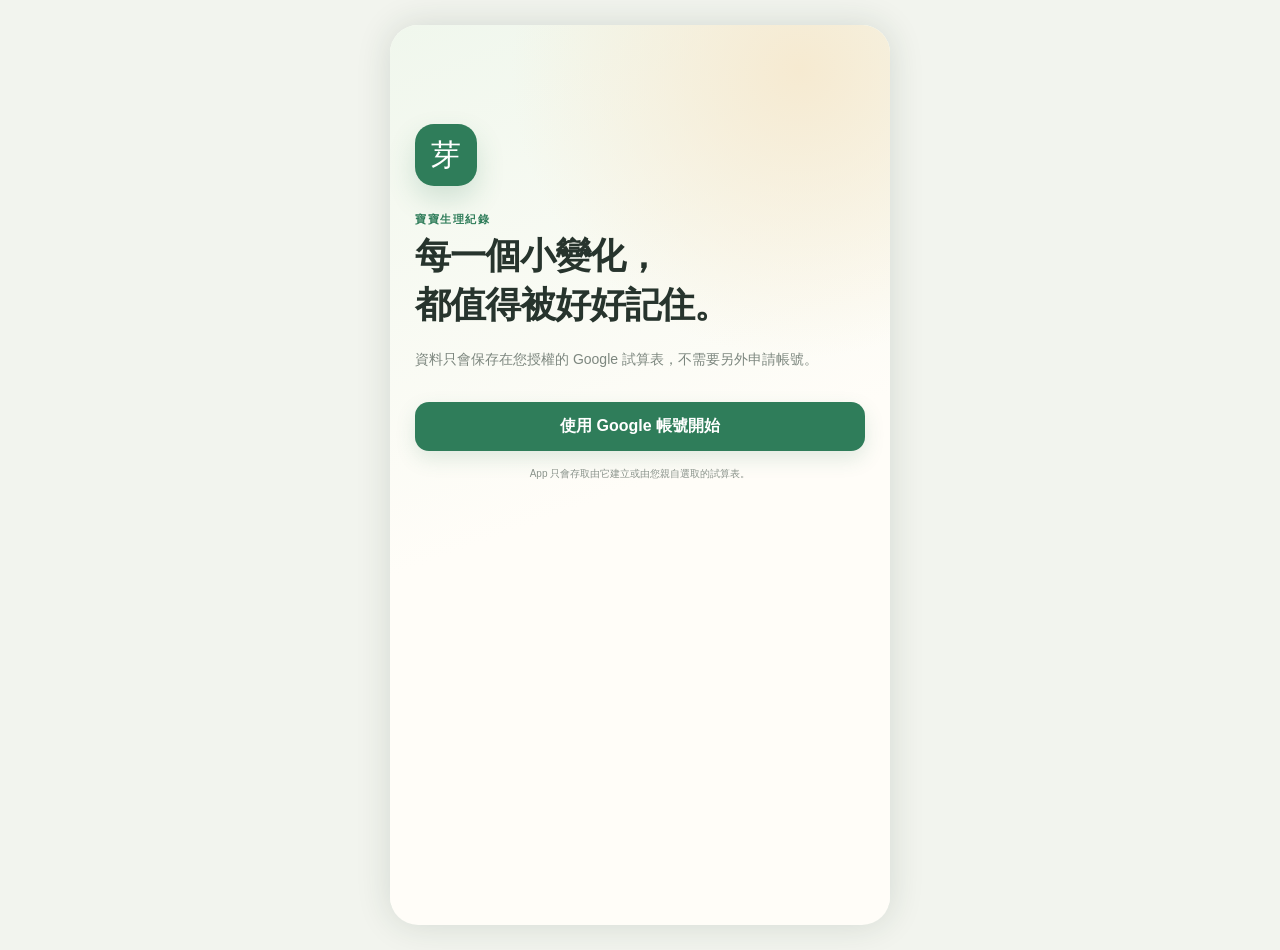
<file: index.html>
<!doctype html>
<html lang="zh-Hant">
<head>
  <meta charset="UTF-8">
  <meta name="viewport" content="width=device-width,initial-scale=1,viewport-fit=cover">
  <meta name="theme-color" content="#2f7d5a">
  <meta name="description" content="喝奶、排泄、睡眠與健康紀錄，資料保存在自己的 Google 試算表。">
  <meta name="apple-mobile-web-app-capable" content="yes">
  <meta name="apple-mobile-web-app-status-bar-style" content="default">
  <meta name="apple-mobile-web-app-title" content="寶寶紀錄">
  <title>寶寶生理紀錄</title>
  <link rel="manifest" href="./manifest.webmanifest">
  <link rel="apple-touch-icon" href="./app-icon-192.png">
  <link rel="stylesheet" href="./style.css">
  <link rel="stylesheet" href="./dashboard.css?v=5">
  <script src="https://accounts.google.com/gsi/client" async defer></script>
  <script src="https://apis.google.com/js/api.js" async defer></script>
  <script src="./app.js?v=5" defer></script>
  <script src="./dashboard-patch.js?v=5" defer></script>
</head>
<body>
  <main class="app-shell">
    <section id="welcome" class="welcome">
      <div class="brand">芽</div>
      <p class="eyebrow">寶寶生理紀錄</p>
      <h1>每一個小變化，<br>都值得被好好記住。</h1>
      <p class="lead">資料只會保存在您授權的 Google 試算表，不需要另外申請帳號。</p>
      <button id="googleLogin" class="primary">使用 Google 帳號開始</button>
      <p class="privacy-note">App 只會存取由它建立或由您親自選取的試算表。</p>
    </section>

    <section id="databaseSetup" class="setup" hidden>
      <button class="back-link" id="setupSignOut">← 更換 Google 帳號</button>
      <p class="eyebrow">第一次設定</p>
      <h1>要從哪裡開始？</h1>
      <p class="lead" id="accountLabel"></p>
      <button id="createChoice" class="choice-card"><span>＋</span><div><strong>建立新的寶寶資料庫</strong><small>自動在您的 Google Drive 建立試算表</small></div></button>
      <button id="joinChoice" class="choice-card"><span>♡</span><div><strong>加入家人的資料庫</strong><small>選擇家人已分享給您的試算表</small></div></button>
      <div id="existingSection" hidden><h2>或選擇之前使用的資料庫</h2><div id="databaseList"></div></div>
    </section>

    <section id="app" hidden>
      <header class="topbar"><div><p class="eyebrow">寶寶生理紀錄</p><h1 id="greeting">您好，寶寶</h1></div><button id="profileButton" class="avatar">寶</button></header>
      <div class="connection"><span id="connectionDot"></span><span id="connectionText">Google Sheets 已同步</span><button id="reconnect" hidden>重新連接</button></div>

      <section id="homeScreen" class="screen active">
        <section class="summary-card"><div class="summary-head"><strong id="todayLabel">—</strong><b id="recordCount">0 筆紀錄</b></div></section>
        <section id="sleepCard" class="sleep-card"><span class="sleep-icon">☾</span><div><small id="sleepStatus">目前醒著</small><strong id="sleepTimer">00:00:00</strong><p id="sleepHint">點一下開始計時</p></div><button id="sleepButton">開始睡覺</button></section>
        <div class="section-title"><div><small>今天</small><h2>今日摘要</h2></div></div>
        <section class="today-grid">
          <article class="milk-total-card"><span class="peach">◒</span><small>喝奶總量</small><strong id="milkTotal">0 cc</strong><em class="milk-breakdown">母奶 <b id="breastTotal">0 cc</b><i>・</i>配方奶 <b id="formulaTotal">0 cc</b></em></article>
          <article><span class="mint">↗</span><small>體重</small><strong id="weightValue">尚無紀錄</strong></article>
          <article><span class="sage">◎</span><small>今日最低建議奶量</small><strong id="milkTarget">尚無體重紀錄</strong></article>
          <article><span class="lavender">☾</span><small>總睡眠</small><strong id="todaySleepTotal">0 小時</strong></article>
          <article><span class="lavender">↔</span><small>最長連續</small><strong id="longestSleep">0 小時</strong></article>
          <article><span class="yellow">☀</span><small>白天 05–17</small><strong id="daySleep">0 小時</strong></article>
          <article><span class="blue">☽</span><small>晚上 17–07</small><strong id="nightSleep">0 小時</strong></article>
          <article><span class="blue">◜</span><small>小便</small><strong id="peeCount">0 次</strong><em id="peeGoal">目標 6 包量多</em></article>
          <article><span class="gold">♨</span><small>大便</small><strong id="poopCount">0 次</strong></article>
        </section>
        <div class="section-title recent"><div><small>今日動態</small><h2>最近紀錄</h2></div><button id="showAll" class="text-button">查看全部</button></div>
        <div id="recentRecords" class="records"></div>
      </section>

      <section id="historyScreen" class="screen"><div class="page-heading"><p class="eyebrow">完整紀錄</p><h2>寶寶的每日足跡</h2><small>依照時間排列，回診時也能快速查看。</small></div><div id="filters" class="filters"></div><div id="historyRecords"></div></section>

      <section id="statsScreen" class="screen">
        <div class="page-heading"><p class="eyebrow">統計數據</p><h2>看見每天的變化</h2><small>數據直接取自目前連接的 Google 試算表。</small></div>
        <section class="stats-section">
          <div class="stats-heading"><div><span class="peach">◒</span><div><small>餵奶</small><h3>每日奶量</h3></div></div><div class="period-switch" id="feedingPeriod"><button data-days="7" class="active">7天</button><button data-days="30">30天</button><button data-days="custom">自訂</button></div></div>
          <div id="feedingCustom" class="custom-range" hidden><label>開始<input id="feedingStart" type="date"></label><label>結束<input id="feedingEnd" type="date"></label><button id="applyFeedingRange">套用</button></div>
          <div class="metric-row"><div><small>7 天平均</small><strong id="milkAvg7">0 cc</strong></div><div><small>30 天平均</small><strong id="milkAvg30">0 cc</strong></div></div>
          <div id="feedingChart" class="bar-chart" aria-label="每日餵奶量長條圖"></div>
          <div class="chart-legend"><span><i class="breast-dot"></i>母奶</span><span><i class="formula-dot"></i>配方奶</span></div>
        </section>
        <section class="stats-section">
          <div class="stats-heading"><div><span class="lavender">☾</span><div><small>睡眠</small><h3>睡眠趨勢</h3></div></div></div>
          <div class="metric-row"><div><small>7 天平均每日</small><strong id="sleepAvg">0 小時</strong></div><div><small>今日總睡眠</small><strong id="sleepTodayStat">0 小時</strong></div></div>
          <h4>近 7 天每日總睡眠</h4><div id="sleepChart" class="bar-chart sleep-bars" aria-label="每日總睡眠長條圖"></div>
          <h4>近 7 天・24 小時睡眠分布</h4><div id="sleepDistribution" class="sleep-distribution"></div><div class="distribution-axis"><span>0</span><span>6</span><span>12</span><span>18</span><span>24時</span></div>
        </section>
      </section>

      <section id="settingsScreen" class="screen">
        <div class="page-heading"><p class="eyebrow">家庭設定</p><h2 id="databaseTitle">寶寶資料庫</h2><small>邀請家人後，大家會共同更新同一份試算表。</small></div>
        <label class="field"><span>家人的 Gmail</span><input id="familyEmail" type="email" placeholder="name@gmail.com"></label>
        <button id="inviteFamily" class="primary">邀請家人共同編輯</button>
        <div class="settings-card"><strong>資料庫管理</strong><button id="openSheet">在 Google Sheets 開啟</button><button id="switchDatabase">切換／加入其他資料庫</button><button id="signOut" class="danger">登出 Google</button></div>
        <div class="install-guide"><strong>安裝到 iPhone 主畫面</strong><p>用 Safari 開啟網站 → 分享 → 加入主畫面。</p></div>
      </section>

      <nav class="bottom-nav"><button data-tab="home" class="active"><span>⌂</span>首頁</button><button data-tab="history"><span>≣</span>紀錄</button><button id="quickAdd" class="quick-add" aria-label="新增紀錄">＋</button><button data-tab="stats"><span>▥</span>統計</button><button data-tab="settings"><span>⚙</span>設定</button></nav>
    </section>
  </main>

  <div id="createModal" class="modal" hidden><section class="dialog"><button class="dialog-close" data-close="createModal">×</button><p class="eyebrow">建立資料庫</p><h2>寶寶怎麼稱呼？</h2><label class="field"><span>寶寶稱呼</span><input id="newBabyName" placeholder="例如：小芽"></label><button id="createDatabase" class="primary">建立並開始使用</button></section></div>
  <div id="quickModal" class="modal sheet-modal" hidden><section class="quick-sheet"><div class="handle"></div><header><div><p class="eyebrow">新增紀錄</p><h2>寶寶現在怎麼了？</h2></div><button data-close="quickModal">完成</button></header><div id="quickActionGrid" class="quick-action-grid"></div></section></div>
  <div id="recordModal" class="modal sheet-modal" hidden><section class="record-sheet"><div class="handle"></div><header><button data-close="recordModal">取消</button><h2 id="recordTitle">新增紀錄</h2><button id="saveRecordTop">儲存</button></header><div class="date-row"><label><span id="recordDateLabel">日期</span><input id="recordDate" type="date"></label><label><span id="recordTimeLabel">時間</span><input id="recordTime" type="time"></label></div><div id="recordFields"></div><label id="recordNoteField" class="field"><span>備註（選填）</span><input id="recordNote" placeholder="例如：今天喝奶速度較慢"></label><button id="saveRecord" class="primary">儲存這筆紀錄</button></section></div>
  <div id="busy" class="busy" hidden><span></span><p>正在準備您的資料…</p></div>
  <div id="toast" class="toast"></div>
</body>
</html>
</file>
<file: style.css>
:root{color-scheme:light;--green:#2f7d5a;--green2:#246747;--ink:#27342d;--muted:#7d877f;--paper:#fffdf8;--line:#e5e9e2}*{box-sizing:border-box}html,body{margin:0;min-height:100%;background:#f2f4ee;color:var(--ink);font-family:-apple-system,BlinkMacSystemFont,"Noto Sans TC",sans-serif;-webkit-tap-highlight-color:transparent}button,input{font:inherit;color:inherit}.app-shell{width:min(100%,500px);min-height:100vh;margin:auto;background:var(--paper);box-shadow:0 0 35px #1e372824}.eyebrow{margin:0 0 5px;color:var(--green);font-size:11px;font-weight:800;letter-spacing:.14em}.primary{width:100%;padding:14px 16px;border:0;border-radius:14px;background:var(--green);color:white;font-weight:800;box-shadow:0 8px 20px #2f7d5a25}.primary:disabled{opacity:.5}.welcome,.setup{min-height:100vh;padding:11vh 25px 40px;background:radial-gradient(circle at 82% 5%,#f6ead1,transparent 31%),linear-gradient(160deg,#f0f7ed,#fffdf8 52%)}.brand{display:grid;place-items:center;width:62px;height:62px;margin-bottom:26px;border-radius:19px;background:var(--green);color:white;font:30px Georgia,serif;box-shadow:0 13px 28px #2f7d5a30}.welcome h1,.setup h1{margin:0;font:700 36px/1.35 Georgia,"Noto Serif TC",serif;letter-spacing:-.03em}.lead{margin:18px 0 30px;color:var(--muted);font-size:14px;line-height:1.75}.privacy-note{margin:15px 12px;text-align:center;color:#8a938b;font-size:10px;line-height:1.55}.back-link{margin-bottom:42px;padding:0;border:0;background:none;color:var(--green);font-size:12px}.choice-card{display:flex;align-items:center;gap:14px;width:100%;margin:12px 0;padding:17px;border:1px solid var(--line);border-radius:18px;background:white;text-align:left;box-shadow:0 7px 19px #3f51440c}.choice-card>span{display:grid;place-items:center;flex:0 0 46px;height:46px;border-radius:14px;background:#e8f3e9;color:var(--green);font-size:23px}.choice-card div{display:grid;gap:5px}.choice-card strong{font-size:14px}.choice-card small{color:var(--muted);font-size:10px;line-height:1.4}#existingSection{margin-top:27px}#existingSection h2{font-size:12px}.database-option{width:100%;margin:6px 0;padding:12px;border:1px solid var(--line);border-radius:12px;background:#fff;text-align:left;font-size:12px}.topbar{display:flex;align-items:center;justify-content:space-between;padding:21px 20px 14px;background:linear-gradient(135deg,#eef5e9,#f8f2e4)}.topbar h1{margin:0;font:700 23px Georgia,"Noto Serif TC",serif}.avatar{width:44px;height:44px;border:0;border-radius:50%;background:var(--green);color:white;font-weight:800}.connection{height:35px;display:flex;align-items:center;gap:7px;padding:0 20px;border-bottom:1px solid #edf0e9;color:#717b73;font-size:10px}.connection>span:first-child{width:7px;height:7px;border-radius:50%;background:#45a275}.connection.syncing>span:first-child{background:#c4aa72;animation:pulse 1s infinite alternate}.connection.offline>span:first-child{background:#d16b64}.connection button{margin-left:auto;border:0;background:none;color:var(--green);font-size:10px;font-weight:800}@keyframes pulse{to{opacity:.25}}.screen{display:none;padding:17px 18px 104px}.screen.active{display:block}.summary-card{padding:18px;border-radius:21px;color:white;background:linear-gradient(145deg,#2f805b,#276f51);box-shadow:0 13px 30px #28694d2c}.summary-head{display:flex;justify-content:space-between;align-items:flex-start;padding-bottom:14px;border-bottom:1px solid #ffffff26}.summary-head div{display:grid;gap:3px}.summary-head small{font-size:10px;opacity:.75}.summary-head strong{font-family:Georgia,"Noto Serif TC",serif}.summary-head b{padding:6px 9px;border:1px solid #ffffff30;border-radius:99px;font-size:10px}.summary-stats{display:grid;grid-template-columns:repeat(3,1fr);padding-top:15px}.summary-stats>div{display:grid;grid-template-columns:29px 1fr;align-items:center}.summary-stats>div+div{padding-left:8px;border-left:1px solid #ffffff20}.summary-stats span{grid-row:1/3;font-size:17px}.summary-stats small{font-size:9px;opacity:.7}.summary-stats strong{font-size:14px}.sleep-card{display:grid;grid-template-columns:43px 1fr auto;align-items:center;gap:10px;margin:15px 0 24px;padding:13px;border:1px solid #e7e3f3;border-radius:18px;background:#faf8ff}.sleep-icon{display:grid;place-items:center;width:40px;height:40px;border-radius:12px;background:#ece8f8;color:#8475af;font-size:23px}.sleep-card div{display:grid;gap:1px}.sleep-card small,.sleep-card p{margin:0;color:var(--muted);font-size:9px}.sleep-card strong{font-size:17px;font-variant-numeric:tabular-nums}.sleep-card button{padding:9px;border:0;border-radius:11px;background:#7668ae;color:#fff;font-size:10px;font-weight:800}.sleep-card button.wake{background:#df796b}.section-title{display:flex;align-items:end;justify-content:space-between;margin:0 2px 12px}.section-title small{color:var(--green);font-size:10px;font-weight:800;letter-spacing:.1em}.section-title h2,.page-heading h2{margin:2px 0 0;font:700 20px Georgia,"Noto Serif TC",serif}.action-grid{display:grid;grid-template-columns:repeat(4,1fr);gap:8px}.action-card{display:flex;flex-direction:column;align-items:center;gap:4px;padding:10px 3px 8px;border:1px solid #edf0e9;border-radius:15px;background:#fff}.action-card>span{display:grid;place-items:center;width:36px;height:36px;border-radius:12px;font:20px Georgia,serif}.action-card strong{font-size:11px}.action-card small{color:#9da59e;font-size:8px}.peach{background:#fceae1;color:#d97755}.blue{background:#e6f0f5;color:#638fa9}.gold{background:#fbf1d8;color:#bf8a21}.lavender{background:#eeeaf7;color:#8b7ab4}.rose{background:#f9e8e8;color:#cd7075}.yellow{background:#fbf2cf;color:#b88a13}.mint{background:#e2f2e7;color:#478a63}.sage{background:#ebf0e3;color:#718757}.recent{margin-top:25px}.text-button{border:0;background:none;color:var(--green);font-size:10px;font-weight:800}.records{overflow:hidden;border:1px solid #edf0e9;border-radius:17px;background:#fff}.record-row{min-height:62px;display:grid;grid-template-columns:38px 35px 1fr 25px;align-items:center;gap:6px;padding:9px}.record-row+.record-row{border-top:1px solid #eff1ec}.record-row time{color:#89918a;font-size:10px}.record-icon{display:grid;place-items:center;width:32px;height:32px;border-radius:10px;font-size:17px}.record-main{min-width:0;padding:5px 0;border:0;background:none;text-align:left}.record-main strong{font-size:12px}.record-main p{overflow:hidden;margin:2px 0 0;color:#858d86;font-size:10px;white-space:nowrap;text-overflow:ellipsis}.delete-record{border:0;background:none;color:#b7beb8;font-size:19px}.empty{padding:23px;text-align:center;color:#959e96;font-size:11px}.page-heading{padding:4px 2px 16px}.page-heading h2{font-size:24px}.page-heading small{color:var(--muted);font-size:11px}.filters{display:flex;gap:6px;overflow:auto;padding-bottom:14px}.filters button{padding:7px 12px;border:1px solid #e4e8e1;border-radius:99px;background:#fff;font-size:10px;white-space:nowrap}.filters button.active{border-color:var(--green);background:var(--green);color:#fff}.history-group{margin-bottom:15px}.history-group h3{margin:0;padding:8px 3px;font-size:11px}.field{display:block;margin:10px 0 18px;font-size:11px;font-weight:800}.field>span{display:block;margin-bottom:7px}.field input{width:100%;padding:13px;border:1px solid #dfe4dd;border-radius:12px;background:#fff;outline:none}.settings-card{display:grid;gap:9px;margin-top:24px;padding:15px;border:1px solid var(--line);border-radius:17px;background:#fff}.settings-card button{padding:11px;border:1px solid #dce3dc;border-radius:11px;background:#fff;font-size:11px;font-weight:700}.settings-card .danger{color:#b95650}.install-guide{margin-top:18px;padding:15px;border-radius:15px;background:#eff4ec}.install-guide strong{font-size:12px}.install-guide p{margin:5px 0 0;color:var(--muted);font-size:10px}.bottom-nav{position:fixed;right:0;bottom:0;left:0;z-index:20;width:min(100%,500px);height:82px;margin:auto;display:grid;grid-template-columns:repeat(5,1fr);align-items:center;padding:7px 8px max(13px,env(safe-area-inset-bottom));border-top:1px solid #e7eae4;background:#fffefaf2;backdrop-filter:blur(14px)}.bottom-nav button{display:flex;flex-direction:column;align-items:center;gap:3px;border:0;background:none;color:#9aa29b;font-size:8px;font-weight:750}.bottom-nav button>span{font-size:19px}.bottom-nav button.active{color:var(--green)}.bottom-nav .quick-add{justify-self:center;width:50px;height:50px;margin-top:-29px;border:5px solid var(--paper);border-radius:50%;background:var(--green);color:white;font-size:25px;display:grid;place-items:center;box-shadow:0 7px 17px #2f7d5a40}.modal[hidden],.busy[hidden]{display:none}.modal{position:fixed;inset:0;z-index:50;display:grid;place-items:center;padding:22px;background:#16281e66;backdrop-filter:blur(2px)}.dialog{position:relative;width:min(100%,420px);padding:25px;border-radius:22px;background:var(--paper)}.dialog h2{margin:0 0 20px;font:700 23px Georgia,"Noto Serif TC",serif}.dialog-close{position:absolute;top:12px;right:12px;width:34px;height:34px;border:0;border-radius:50%;background:#edf0ea;color:#718078;font-size:20px}.sheet-modal{place-items:end center;padding:0}.record-sheet{width:min(100%,500px);max-height:91vh;overflow:auto;padding:8px 18px max(28px,env(safe-area-inset-bottom));border-radius:27px 27px 0 0;background:var(--paper)}.handle{width:36px;height:4px;margin:0 auto 9px;border-radius:5px;background:#d9ddd6}.record-sheet header{display:grid;grid-template-columns:55px 1fr 55px;align-items:center;padding-bottom:13px;border-bottom:1px solid #eaede7}.record-sheet header button{border:0;background:none;color:#858e86;font-size:11px}.record-sheet header button:last-child{color:var(--green);font-weight:800}.record-sheet h2{margin:0;text-align:center;font:700 18px Georgia,"Noto Serif TC",serif}.date-row{display:grid;grid-template-columns:1fr 1fr;gap:12px;padding:15px 0}.date-row label{color:#8b938c;font-size:9px}.date-row input{display:block;width:100%;padding:7px 0;border:0;border-bottom:1px solid #dfe3dd;background:none;font-size:13px}.big-field{display:block;margin:6px 0 18px}.big-field>span,.choice-field legend{display:block;margin-bottom:8px;font-size:10px;font-weight:800}.big-field>div{display:flex;align-items:center;padding:0 11px;border:1px solid #e0e5de;border-radius:13px;background:#fff}.big-field input{width:100%;padding:12px 0;border:0;background:none;outline:none}.big-field b{color:#89928a;font-size:10px}.choice-field{margin:5px 0 19px;padding:0 0 17px;border:0;border-bottom:1px solid #e7eae4}.choice-row{display:flex;gap:7px;overflow:auto}.choice-row button{min-width:55px;padding:9px 7px;border:1px solid #e5e9e2;border-radius:12px;background:#fff;font-size:10px}.choice-row button.selected{border:2px solid var(--green);background:#edf6f0;color:var(--green)}.busy{position:fixed;inset:0;z-index:90;display:grid;place-content:center;place-items:center;background:#fffdf8e8}.busy span{width:38px;height:38px;border:4px solid #dce8de;border-top-color:var(--green);border-radius:50%;animation:spin .8s linear infinite}.busy p{font-size:11px}@keyframes spin{to{transform:rotate(360deg)}}.toast{position:fixed;right:20px;bottom:94px;left:20px;z-index:100;max-width:460px;margin:auto;padding:12px;border-radius:13px;background:#21392c;color:#fff;text-align:center;font-size:10px;opacity:0;transform:translateY(8px);pointer-events:none;transition:.2s}.toast.show{opacity:1;transform:none}@media(min-width:520px){.app-shell{margin:25px auto;border-radius:28px;overflow:hidden}.bottom-nav{bottom:25px;border-radius:0 0 28px 28px}.welcome,.setup{min-height:880px}}@media(prefers-reduced-motion:reduce){*{animation:none!important;scroll-behavior:auto!important}}
</file>
<file: dashboard.css>
.today-grid { display: grid; grid-template-columns: repeat(2, 1fr); gap: 9px; }
.today-grid article {
  display: grid;
  grid-template-columns: 39px 1fr;
  align-items: center;
  min-height: 70px;
  padding: 11px;
  border: 1px solid #e9ece6;
  border-radius: 16px;
  background: #fff;
}
.today-grid article > span {
  display: grid;
  grid-row: 1 / 4;
  place-items: center;
  width: 34px;
  height: 34px;
  border-radius: 11px;
  font-size: 17px;
}
.today-grid small { color: var(--muted); font-size: 9px; }
.today-grid strong { font-size: 13px; }
.today-grid em { color: #7c8b81; font-size: 8px; font-style: normal; }
.today-grid .milk-total-card { grid-column: 1 / -1; }
.milk-breakdown { display: flex; align-items: center; gap: 4px; }
.milk-breakdown b { color: #695f58; font-size: 9px; }
.milk-breakdown i { color: #c5bcb4; font-style: normal; }
.quick-sheet {
  width: min(100%, 500px);
  padding: 8px 18px max(30px, env(safe-area-inset-bottom));
  border-radius: 27px 27px 0 0;
  background: var(--paper);
}
.quick-sheet header { display: flex; align-items: center; justify-content: space-between; padding: 8px 2px 15px; }
.quick-sheet h2 { margin: 0; font: 700 21px Georgia, "Noto Serif TC", serif; }
.quick-sheet header button { border: 0; background: none; color: var(--green); font-size: 11px; font-weight: 800; }
.quick-action-grid { display: grid; grid-template-columns: repeat(4, 1fr); gap: 8px; padding-bottom: 8px; }
.choice-row .visual-choice { display: grid; grid-template-rows: 30px auto; place-items: center; gap: 5px; min-width: 76px; min-height: 62px; padding: 7px 8px; }
.choice-swatch { display: block; width: 27px; height: 27px; border: 1px solid #d9ded8; border-radius: 50%; box-shadow: inset 0 0 0 2px #ffffff66; }
.choice-icon { display: grid; place-items: center; min-width: 31px; height: 28px; color: #7a6859; font-size: 18px; font-weight: 800; line-height: 1; }
.choice-label { white-space: nowrap; }
.choice-row .visual-choice.selected .choice-swatch { outline: 2px solid var(--green); outline-offset: 2px; }
.choice-row .visual-choice.selected .choice-icon { color: var(--green); }
.choice-row.wrap-choices { flex-wrap: wrap; overflow: visible; }
.choice-row.wrap-choices .visual-choice { flex: 1 0 calc(33.333% - 7px); min-width: 0; }
.choice-row.equal-choices { align-items: stretch; overflow: hidden; }
.choice-row.equal-choices .visual-choice { flex: 1 1 0; min-width: 0; min-height: 66px; padding: 7px 2px; }
.choice-row.equal-choices .choice-label { font-size: 9px; }
.choice-row.color-choices { display: grid; grid-template-columns: repeat(3, minmax(0, 1fr)); align-items: stretch; overflow: visible; }
.choice-row.color-choices.equal-choices { grid-template-columns: repeat(5, minmax(0, 1fr)); }
.choice-row.color-choices .visual-choice { width: 100%; min-width: 0; min-height: 68px; padding: 7px 3px; }
.choice-row.color-choices .choice-label { white-space: normal; text-align: center; font-size: 9px; line-height: 1.25; }
.sleep-end-row { padding-top: 0; padding-bottom: 19px; border-bottom: 1px solid #e7eae4; }
.stats-section { margin-bottom: 18px; padding: 15px; border: 1px solid #e8ece5; border-radius: 19px; background: #fff; }
.stats-heading, .stats-heading > div { display: flex; align-items: center; justify-content: space-between; gap: 10px; }
.stats-heading > div > span { display: grid; place-items: center; width: 38px; height: 38px; border-radius: 12px; }
.stats-heading small { color: var(--muted); font-size: 9px; }
.stats-heading h3 { margin: 1px 0 0; font: 700 17px Georgia, "Noto Serif TC", serif; }
.stats-section h4 { margin: 18px 0 8px; font-size: 10px; }
.period-switch { display: flex; padding: 3px; border-radius: 10px; background: #f1f3ef; }
.period-switch button { padding: 6px 8px; border: 0; border-radius: 8px; background: none; color: #7d877f; font-size: 9px; }
.period-switch button.active { background: #fff; color: var(--green); box-shadow: 0 2px 8px #34473915; }
.custom-range { display: grid; grid-template-columns: 1fr 1fr auto; gap: 7px; align-items: end; margin-top: 12px; }
.custom-range[hidden] { display: none; }
.custom-range label { color: var(--muted); font-size: 8px; }
.custom-range input { display: block; width: 100%; margin-top: 4px; padding: 7px 5px; border: 1px solid #e0e5de; border-radius: 8px; background: #fff; font-size: 9px; }
.custom-range button { height: 32px; padding: 0 9px; border: 0; border-radius: 8px; background: var(--green); color: #fff; font-size: 9px; }
.metric-row { display: grid; grid-template-columns: 1fr 1fr; gap: 8px; margin: 13px 0; }
.metric-row > div { display: grid; gap: 4px; padding: 10px 12px; border-radius: 12px; background: #f6f7f3; }
.metric-row small { color: var(--muted); font-size: 8px; }
.metric-row strong { font-size: 14px; }
.bar-chart { display: flex; align-items: end; gap: 5px; height: 132px; overflow-x: auto; padding: 10px 3px 0; border-bottom: 1px solid #e4e8e1; }
.bar-chart.show-values { height: 150px; }
.bar-chart.wide { justify-content: flex-start; }
.chart-column { display: flex; flex: 1 0 24px; flex-direction: column; justify-content: end; align-items: stretch; height: 100%; min-width: 24px; }
.bar-stack, .single-bar { display: flex; flex-direction: column; justify-content: end; overflow: hidden; width: 70%; min-height: 2px; margin: auto; border-radius: 7px 7px 2px 2px; background: #edf0eb; }
.bar-stack i { display: block; width: 100%; min-height: 0; }
.bar-breast { background: #d67c59; }
.bar-formula { background: #efb784; }
.chart-column small { height: 20px; padding-top: 5px; color: #8b938d; text-align: center; font-size: 7px; }
.chart-column .bar-value { flex: 0 0 16px; color: #765f52; text-align: center; font-size: 7px; line-height: 16px; white-space: nowrap; }
.single-bar.sleep { background: linear-gradient(#9b8bc7, #7465a6); }
.sleep-bars { height: 150px; }
.sleep-bars .bar-value { color: #7465a6; }
.chart-legend { display: flex; justify-content: center; gap: 18px; padding-top: 10px; color: var(--muted); font-size: 8px; }
.chart-legend i { display: inline-block; width: 7px; height: 7px; margin-right: 4px; border-radius: 50%; }
.breast-dot { background: #d67c59; }
.formula-dot { background: #efb784; }
.sleep-distribution { display: grid; grid-template-columns: repeat(24, 1fr); gap: 2px; height: 42px; }
.sleep-distribution span { border-radius: 4px; background: rgba(118, 104, 174, calc(.08 + var(--sleep-ratio) * .92)); }
.distribution-axis { display: flex; justify-content: space-between; margin-top: 5px; color: #959e96; font-size: 7px; }
</file>
<file: preview/style.css>
:root{color-scheme:light;--green:#2f7d5a;--green2:#246747;--ink:#27342d;--muted:#7d877f;--paper:#fffdf8;--line:#e5e9e2}*{box-sizing:border-box}html,body{margin:0;min-height:100%;background:#f2f4ee;color:var(--ink);font-family:-apple-system,BlinkMacSystemFont,"Noto Sans TC",sans-serif;-webkit-tap-highlight-color:transparent}button,input{font:inherit;color:inherit}.app-shell{width:min(100%,500px);min-height:100vh;margin:auto;background:var(--paper);box-shadow:0 0 35px #1e372824}.eyebrow{margin:0 0 5px;color:var(--green);font-size:11px;font-weight:800;letter-spacing:.14em}.primary{width:100%;padding:14px 16px;border:0;border-radius:14px;background:var(--green);color:white;font-weight:800;box-shadow:0 8px 20px #2f7d5a25}.primary:disabled{opacity:.5}.welcome,.setup{min-height:100vh;padding:11vh 25px 40px;background:radial-gradient(circle at 82% 5%,#f6ead1,transparent 31%),linear-gradient(160deg,#f0f7ed,#fffdf8 52%)}.brand{display:grid;place-items:center;width:62px;height:62px;margin-bottom:26px;border-radius:19px;background:var(--green);color:white;font:30px Georgia,serif;box-shadow:0 13px 28px #2f7d5a30}.welcome h1,.setup h1{margin:0;font:700 36px/1.35 Georgia,"Noto Serif TC",serif;letter-spacing:-.03em}.lead{margin:18px 0 30px;color:var(--muted);font-size:14px;line-height:1.75}.privacy-note{margin:15px 12px;text-align:center;color:#8a938b;font-size:10px;line-height:1.55}.back-link{margin-bottom:42px;padding:0;border:0;background:none;color:var(--green);font-size:12px}.choice-card{display:flex;align-items:center;gap:14px;width:100%;margin:12px 0;padding:17px;border:1px solid var(--line);border-radius:18px;background:white;text-align:left;box-shadow:0 7px 19px #3f51440c}.choice-card>span{display:grid;place-items:center;flex:0 0 46px;height:46px;border-radius:14px;background:#e8f3e9;color:var(--green);font-size:23px}.choice-card div{display:grid;gap:5px}.choice-card strong{font-size:14px}.choice-card small{color:var(--muted);font-size:10px;line-height:1.4}#existingSection{margin-top:27px}#existingSection h2{font-size:12px}.database-option{width:100%;margin:6px 0;padding:12px;border:1px solid var(--line);border-radius:12px;background:#fff;text-align:left;font-size:12px}.topbar{display:flex;align-items:center;justify-content:space-between;padding:21px 20px 14px;background:linear-gradient(135deg,#eef5e9,#f8f2e4)}.topbar h1{margin:0;font:700 23px Georgia,"Noto Serif TC",serif}.avatar{width:44px;height:44px;border:0;border-radius:50%;background:var(--green);color:white;font-weight:800}.connection{height:35px;display:flex;align-items:center;gap:7px;padding:0 20px;border-bottom:1px solid #edf0e9;color:#717b73;font-size:10px}.connection>span:first-child{width:7px;height:7px;border-radius:50%;background:#45a275}.connection.syncing>span:first-child{background:#c4aa72;animation:pulse 1s infinite alternate}.connection.offline>span:first-child{background:#d16b64}.connection button{margin-left:auto;border:0;background:none;color:var(--green);font-size:10px;font-weight:800}@keyframes pulse{to{opacity:.25}}.screen{display:none;padding:17px 18px 104px}.screen.active{display:block}.summary-card{padding:18px;border-radius:21px;color:white;background:linear-gradient(145deg,#2f805b,#276f51);box-shadow:0 13px 30px #28694d2c}.summary-head{display:flex;justify-content:space-between;align-items:flex-start;padding-bottom:14px;border-bottom:1px solid #ffffff26}.summary-head div{display:grid;gap:3px}.summary-head small{font-size:10px;opacity:.75}.summary-head strong{font-family:Georgia,"Noto Serif TC",serif}.summary-head b{padding:6px 9px;border:1px solid #ffffff30;border-radius:99px;font-size:10px}.summary-stats{display:grid;grid-template-columns:repeat(3,1fr);padding-top:15px}.summary-stats>div{display:grid;grid-template-columns:29px 1fr;align-items:center}.summary-stats>div+div{padding-left:8px;border-left:1px solid #ffffff20}.summary-stats span{grid-row:1/3;font-size:17px}.summary-stats small{font-size:9px;opacity:.7}.summary-stats strong{font-size:14px}.sleep-card{display:grid;grid-template-columns:43px 1fr auto;align-items:center;gap:10px;margin:15px 0 24px;padding:13px;border:1px solid #e7e3f3;border-radius:18px;background:#faf8ff}.sleep-icon{display:grid;place-items:center;width:40px;height:40px;border-radius:12px;background:#ece8f8;color:#8475af;font-size:23px}.sleep-card div{display:grid;gap:1px}.sleep-card small,.sleep-card p{margin:0;color:var(--muted);font-size:9px}.sleep-card strong{font-size:17px;font-variant-numeric:tabular-nums}.sleep-card button{padding:9px;border:0;border-radius:11px;background:#7668ae;color:#fff;font-size:10px;font-weight:800}.sleep-card button.wake{background:#df796b}.section-title{display:flex;align-items:end;justify-content:space-between;margin:0 2px 12px}.section-title small{color:var(--green);font-size:10px;font-weight:800;letter-spacing:.1em}.section-title h2,.page-heading h2{margin:2px 0 0;font:700 20px Georgia,"Noto Serif TC",serif}.action-grid{display:grid;grid-template-columns:repeat(4,1fr);gap:8px}.action-card{display:flex;flex-direction:column;align-items:center;gap:4px;padding:10px 3px 8px;border:1px solid #edf0e9;border-radius:15px;background:#fff}.action-card>span{display:grid;place-items:center;width:36px;height:36px;border-radius:12px;font:20px Georgia,serif}.action-card strong{font-size:11px}.action-card small{color:#9da59e;font-size:8px}.peach{background:#fceae1;color:#d97755}.blue{background:#e6f0f5;color:#638fa9}.gold{background:#fbf1d8;color:#bf8a21}.lavender{background:#eeeaf7;color:#8b7ab4}.rose{background:#f9e8e8;color:#cd7075}.yellow{background:#fbf2cf;color:#b88a13}.mint{background:#e2f2e7;color:#478a63}.sage{background:#ebf0e3;color:#718757}.recent{margin-top:25px}.text-button{border:0;background:none;color:var(--green);font-size:10px;font-weight:800}.records{overflow:hidden;border:1px solid #edf0e9;border-radius:17px;background:#fff}.record-row{min-height:62px;display:grid;grid-template-columns:38px 35px 1fr 25px;align-items:center;gap:6px;padding:9px}.record-row+.record-row{border-top:1px solid #eff1ec}.record-row time{color:#89918a;font-size:10px}.record-icon{display:grid;place-items:center;width:32px;height:32px;border-radius:10px;font-size:17px}.record-main{min-width:0;padding:5px 0;border:0;background:none;text-align:left}.record-main strong{font-size:12px}.record-main p{overflow:hidden;margin:2px 0 0;color:#858d86;font-size:10px;white-space:nowrap;text-overflow:ellipsis}.delete-record{border:0;background:none;color:#b7beb8;font-size:19px}.empty{padding:23px;text-align:center;color:#959e96;font-size:11px}.page-heading{padding:4px 2px 16px}.page-heading h2{font-size:24px}.page-heading small{color:var(--muted);font-size:11px}.filters{display:flex;gap:6px;overflow:auto;padding-bottom:14px}.filters button{padding:7px 12px;border:1px solid #e4e8e1;border-radius:99px;background:#fff;font-size:10px;white-space:nowrap}.filters button.active{border-color:var(--green);background:var(--green);color:#fff}.history-group{margin-bottom:15px}.history-group h3{margin:0;padding:8px 3px;font-size:11px}.field{display:block;margin:10px 0 18px;font-size:11px;font-weight:800}.field>span{display:block;margin-bottom:7px}.field input{width:100%;padding:13px;border:1px solid #dfe4dd;border-radius:12px;background:#fff;outline:none}.settings-card{display:grid;gap:9px;margin-top:24px;padding:15px;border:1px solid var(--line);border-radius:17px;background:#fff}.settings-card button{padding:11px;border:1px solid #dce3dc;border-radius:11px;background:#fff;font-size:11px;font-weight:700}.settings-card .danger{color:#b95650}.install-guide{margin-top:18px;padding:15px;border-radius:15px;background:#eff4ec}.install-guide strong{font-size:12px}.install-guide p{margin:5px 0 0;color:var(--muted);font-size:10px}.bottom-nav{position:fixed;right:0;bottom:0;left:0;z-index:20;width:min(100%,500px);height:82px;margin:auto;display:grid;grid-template-columns:repeat(5,1fr);align-items:center;padding:7px 8px max(13px,env(safe-area-inset-bottom));border-top:1px solid #e7eae4;background:#fffefaf2;backdrop-filter:blur(14px)}.bottom-nav button{display:flex;flex-direction:column;align-items:center;gap:3px;border:0;background:none;color:#9aa29b;font-size:8px;font-weight:750}.bottom-nav button>span{font-size:19px}.bottom-nav button.active{color:var(--green)}.bottom-nav .quick-add{justify-self:center;width:50px;height:50px;margin-top:-29px;border:5px solid var(--paper);border-radius:50%;background:var(--green);color:white;font-size:25px;display:grid;place-items:center;box-shadow:0 7px 17px #2f7d5a40}.modal[hidden],.busy[hidden]{display:none}.modal{position:fixed;inset:0;z-index:50;display:grid;place-items:center;padding:22px;background:#16281e66;backdrop-filter:blur(2px)}.dialog{position:relative;width:min(100%,420px);padding:25px;border-radius:22px;background:var(--paper)}.dialog h2{margin:0 0 20px;font:700 23px Georgia,"Noto Serif TC",serif}.dialog-close{position:absolute;top:12px;right:12px;width:34px;height:34px;border:0;border-radius:50%;background:#edf0ea;color:#718078;font-size:20px}.sheet-modal{place-items:end center;padding:0}.record-sheet{width:min(100%,500px);max-height:91vh;overflow:auto;padding:8px 18px max(28px,env(safe-area-inset-bottom));border-radius:27px 27px 0 0;background:var(--paper)}.handle{width:36px;height:4px;margin:0 auto 9px;border-radius:5px;background:#d9ddd6}.record-sheet header{display:grid;grid-template-columns:55px 1fr 55px;align-items:center;padding-bottom:13px;border-bottom:1px solid #eaede7}.record-sheet header button{border:0;background:none;color:#858e86;font-size:11px}.record-sheet header button:last-child{color:var(--green);font-weight:800}.record-sheet h2{margin:0;text-align:center;font:700 18px Georgia,"Noto Serif TC",serif}.date-row{display:grid;grid-template-columns:1fr 1fr;gap:12px;padding:15px 0}.date-row label{color:#8b938c;font-size:9px}.date-row input{display:block;width:100%;padding:7px 0;border:0;border-bottom:1px solid #dfe3dd;background:none;font-size:13px}.big-field{display:block;margin:6px 0 18px}.big-field>span,.choice-field legend{display:block;margin-bottom:8px;font-size:10px;font-weight:800}.big-field>div{display:flex;align-items:center;padding:0 11px;border:1px solid #e0e5de;border-radius:13px;background:#fff}.big-field input{width:100%;padding:12px 0;border:0;background:none;outline:none}.big-field b{color:#89928a;font-size:10px}.choice-field{margin:5px 0 19px;padding:0 0 17px;border:0;border-bottom:1px solid #e7eae4}.choice-row{display:flex;gap:7px;overflow:auto}.choice-row button{min-width:55px;padding:9px 7px;border:1px solid #e5e9e2;border-radius:12px;background:#fff;font-size:10px}.choice-row button.selected{border:2px solid var(--green);background:#edf6f0;color:var(--green)}.busy{position:fixed;inset:0;z-index:90;display:grid;place-content:center;place-items:center;background:#fffdf8e8}.busy span{width:38px;height:38px;border:4px solid #dce8de;border-top-color:var(--green);border-radius:50%;animation:spin .8s linear infinite}.busy p{font-size:11px}@keyframes spin{to{transform:rotate(360deg)}}.toast{position:fixed;right:20px;bottom:94px;left:20px;z-index:100;max-width:460px;margin:auto;padding:12px;border-radius:13px;background:#21392c;color:#fff;text-align:center;font-size:10px;opacity:0;transform:translateY(8px);pointer-events:none;transition:.2s}.toast.show{opacity:1;transform:none}@media(min-width:520px){.app-shell{margin:25px auto;border-radius:28px;overflow:hidden}.bottom-nav{bottom:25px;border-radius:0 0 28px 28px}.welcome,.setup{min-height:880px}}@media(prefers-reduced-motion:reduce){*{animation:none!important;scroll-behavior:auto!important}}
</file>
<file: preview/preview-v2.css>
.today-grid { display: grid; grid-template-columns: repeat(2, 1fr); gap: 9px; }
.today-grid article {
  display: grid;
  grid-template-columns: 39px 1fr;
  align-items: center;
  min-height: 70px;
  padding: 11px;
  border: 1px solid #e9ece6;
  border-radius: 16px;
  background: #fff;
}
.today-grid article > span {
  display: grid;
  grid-row: 1 / 4;
  place-items: center;
  width: 34px;
  height: 34px;
  border-radius: 11px;
  font-size: 17px;
}
.today-grid small { color: var(--muted); font-size: 9px; }
.today-grid strong { font-size: 13px; }
.today-grid em { color: #7c8b81; font-size: 8px; font-style: normal; }
.today-grid .milk-total-card { grid-column: 1 / -1; }
.milk-breakdown { display: flex; align-items: center; gap: 4px; }
.milk-breakdown b { color: #695f58; font-size: 9px; }
.milk-breakdown i { color: #c5bcb4; font-style: normal; }
.quick-sheet {
  width: min(100%, 500px);
  padding: 8px 18px max(30px, env(safe-area-inset-bottom));
  border-radius: 27px 27px 0 0;
  background: var(--paper);
}
.quick-sheet header { display: flex; align-items: center; justify-content: space-between; padding: 8px 2px 15px; }
.quick-sheet h2 { margin: 0; font: 700 21px Georgia, "Noto Serif TC", serif; }
.quick-sheet header button { border: 0; background: none; color: var(--green); font-size: 11px; font-weight: 800; }
.quick-action-grid { display: grid; grid-template-columns: repeat(4, 1fr); gap: 8px; padding-bottom: 8px; }
.choice-row .visual-choice { display: grid; grid-template-rows: 30px auto; place-items: center; gap: 5px; min-width: 76px; min-height: 62px; padding: 7px 8px; }
.choice-swatch { display: block; width: 27px; height: 27px; border: 1px solid #d9ded8; border-radius: 50%; box-shadow: inset 0 0 0 2px #ffffff66; }
.choice-icon { display: grid; place-items: center; min-width: 31px; height: 28px; color: #7a6859; font-size: 18px; font-weight: 800; line-height: 1; }
.choice-label { white-space: nowrap; }
.choice-row .visual-choice.selected .choice-swatch { outline: 2px solid var(--green); outline-offset: 2px; }
.choice-row .visual-choice.selected .choice-icon { color: var(--green); }
.choice-row.wrap-choices { flex-wrap: wrap; overflow: visible; }
.choice-row.wrap-choices .visual-choice { flex: 1 0 calc(33.333% - 7px); min-width: 0; }
.choice-row.equal-choices { align-items: stretch; overflow: hidden; }
.choice-row.equal-choices .visual-choice { flex: 1 1 0; min-width: 0; min-height: 66px; padding: 7px 2px; }
.choice-row.equal-choices .choice-label { font-size: 9px; }
.choice-row.color-choices { display: grid; grid-template-columns: repeat(3, minmax(0, 1fr)); align-items: stretch; overflow: visible; }
.choice-row.color-choices.equal-choices { grid-template-columns: repeat(5, minmax(0, 1fr)); }
.choice-row.color-choices .visual-choice { width: 100%; min-width: 0; min-height: 68px; padding: 7px 3px; }
.choice-row.color-choices .choice-label { white-space: normal; text-align: center; font-size: 9px; line-height: 1.25; }
.sleep-end-row { padding-top: 0; padding-bottom: 19px; border-bottom: 1px solid #e7eae4; }
.stats-section { margin-bottom: 18px; padding: 15px; border: 1px solid #e8ece5; border-radius: 19px; background: #fff; }
.stats-heading, .stats-heading > div { display: flex; align-items: center; justify-content: space-between; gap: 10px; }
.stats-heading > div > span { display: grid; place-items: center; width: 38px; height: 38px; border-radius: 12px; }
.stats-heading small { color: var(--muted); font-size: 9px; }
.stats-heading h3 { margin: 1px 0 0; font: 700 17px Georgia, "Noto Serif TC", serif; }
.stats-section h4 { margin: 18px 0 8px; font-size: 10px; }
.period-switch { display: flex; padding: 3px; border-radius: 10px; background: #f1f3ef; }
.period-switch button { padding: 6px 8px; border: 0; border-radius: 8px; background: none; color: #7d877f; font-size: 9px; }
.period-switch button.active { background: #fff; color: var(--green); box-shadow: 0 2px 8px #34473915; }
.custom-range { display: grid; grid-template-columns: 1fr 1fr auto; gap: 7px; align-items: end; margin-top: 12px; }
.custom-range[hidden] { display: none; }
.custom-range label { color: var(--muted); font-size: 8px; }
.custom-range input { display: block; width: 100%; margin-top: 4px; padding: 7px 5px; border: 1px solid #e0e5de; border-radius: 8px; background: #fff; font-size: 9px; }
.custom-range button { height: 32px; padding: 0 9px; border: 0; border-radius: 8px; background: var(--green); color: #fff; font-size: 9px; }
.metric-row { display: grid; grid-template-columns: 1fr 1fr; gap: 8px; margin: 13px 0; }
.metric-row > div { display: grid; gap: 4px; padding: 10px 12px; border-radius: 12px; background: #f6f7f3; }
.metric-row small { color: var(--muted); font-size: 8px; }
.metric-row strong { font-size: 14px; }
.bar-chart { display: flex; align-items: end; gap: 5px; height: 132px; overflow-x: auto; padding: 10px 3px 0; border-bottom: 1px solid #e4e8e1; }
.bar-chart.show-values { height: 150px; }
.bar-chart.wide { justify-content: flex-start; }
.chart-column { display: flex; flex: 1 0 24px; flex-direction: column; justify-content: end; align-items: stretch; height: 100%; min-width: 24px; }
.bar-stack, .single-bar { display: flex; flex-direction: column; justify-content: end; overflow: hidden; width: 70%; min-height: 2px; margin: auto; border-radius: 7px 7px 2px 2px; background: #edf0eb; }
.bar-stack i { display: block; width: 100%; min-height: 0; }
.bar-breast { background: #d67c59; }
.bar-formula { background: #efb784; }
.chart-column small { height: 20px; padding-top: 5px; color: #8b938d; text-align: center; font-size: 7px; }
.chart-column .bar-value { flex: 0 0 16px; color: #765f52; text-align: center; font-size: 7px; line-height: 16px; white-space: nowrap; }
.single-bar.sleep { background: linear-gradient(#9b8bc7, #7465a6); }
.sleep-bars { height: 150px; }
.sleep-bars .bar-value { color: #7465a6; }
.chart-legend { display: flex; justify-content: center; gap: 18px; padding-top: 10px; color: var(--muted); font-size: 8px; }
.chart-legend i { display: inline-block; width: 7px; height: 7px; margin-right: 4px; border-radius: 50%; }
.breast-dot { background: #d67c59; }
.formula-dot { background: #efb784; }
.sleep-distribution { display: grid; grid-template-columns: repeat(24, 1fr); gap: 2px; height: 42px; }
.sleep-distribution span { border-radius: 4px; background: rgba(118, 104, 174, calc(.08 + var(--sleep-ratio) * .92)); }
.distribution-axis { display: flex; justify-content: space-between; margin-top: 5px; color: #959e96; font-size: 7px; }
</file>
